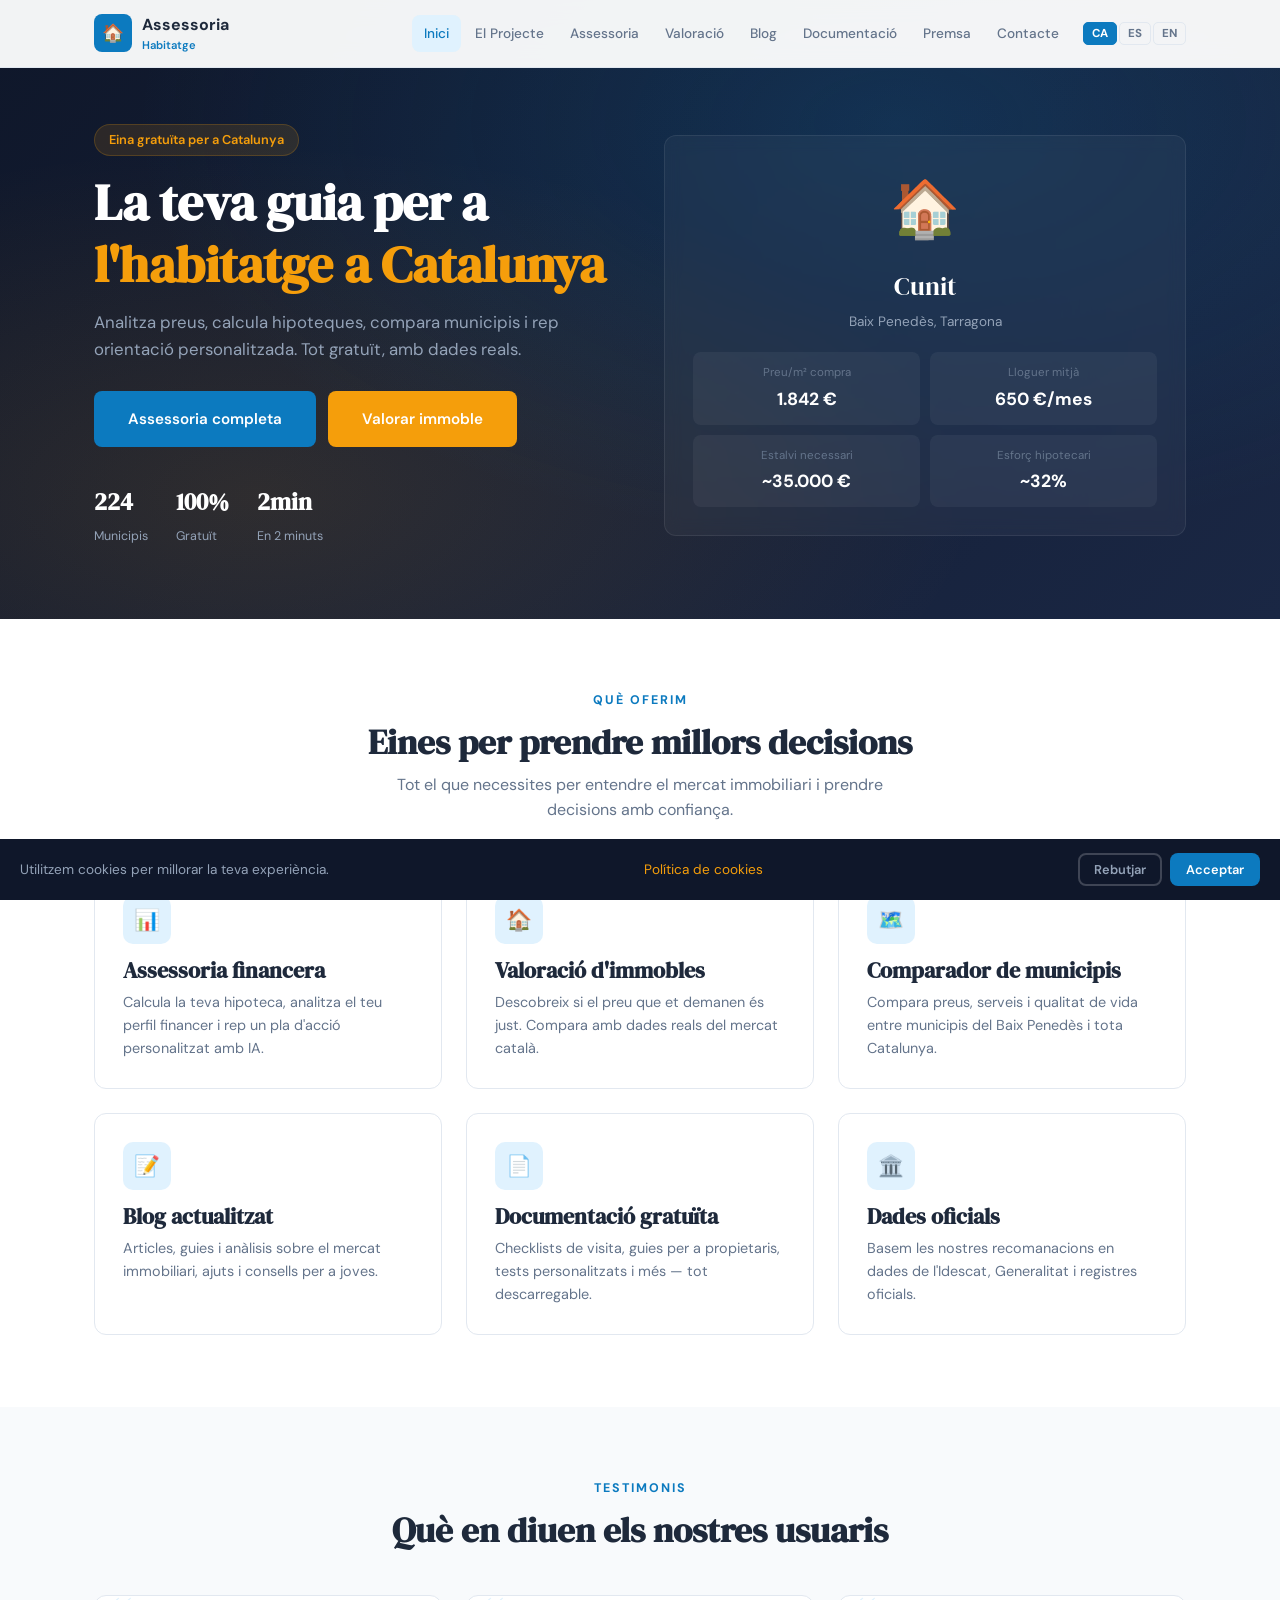
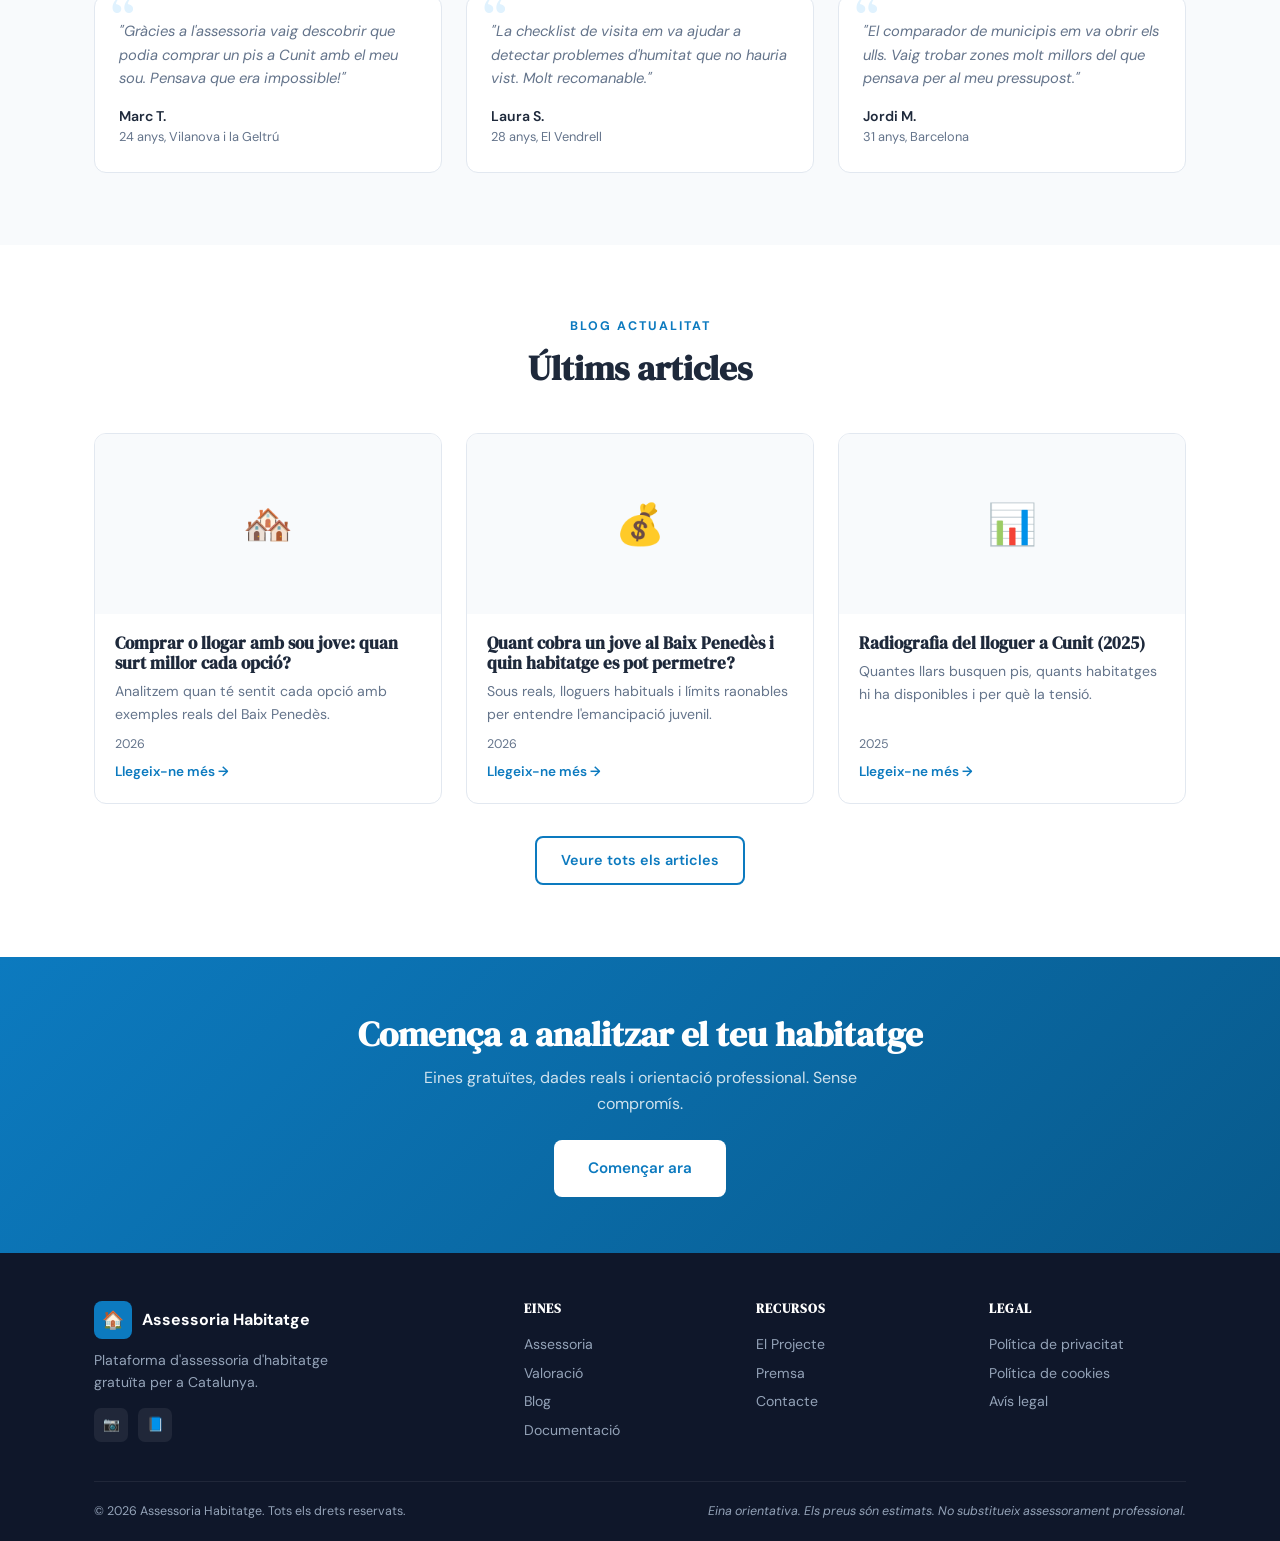
<file: index.html>
<!DOCTYPE html>
<html lang="ca">
<head>
  <meta charset="UTF-8">
  <meta name="viewport" content="width=device-width, initial-scale=1.0">
  <title>Assessoria d'Habitatge — La teva guia per a l'habitatge a Catalunya</title>
  <meta name="description" content="Plataforma gratuïta d'assessoria d'habitatge per a Catalunya. Analitza preus, calcula hipoteques i rep orientació personalitzada.">
  <link rel="stylesheet" href="style.css">
</head>
<body>

<!-- NAV -->
<nav class="nav"><div class="nav-in">
  <a href="index.html" class="logo">
    <div class="logo-icon">🏠</div>
    <div>Assessoria<small>Habitatge</small></div>
  </a>
  <div class="nav-links">
    <a href="index.html" class="active" data-t="nav_home">Inici</a>
    <a href="el-projecte.html" data-t="nav_project">El Projecte</a>
    <a href="assessoria.html" data-t="nav_assessoria">Assessoria</a>
    <a href="propcheck.html" data-t="nav_propcheck">Valoració</a>
    <a href="blog.html" data-t="nav_blog">Blog</a>
    <a href="documentacio.html" data-t="nav_docs">Documentació</a>
    <a href="premsa.html" data-t="nav_press">Premsa</a>
    <a href="contacte.html" data-t="nav_contact">Contacte</a>
    <div class="lang">
      <button data-l="ca" class="active">CA</button>
      <button data-l="es">ES</button>
      <button data-l="en">EN</button>
    </div>
  </div>
  <button class="burger" aria-label="Menu"><span></span><span></span><span></span></button>
</div></nav>

<!-- HERO -->
<section class="hero">
  <div class="wrap hero-g">
    <div>
      <span class="hero-badge" data-t="hero_badge">Eina gratuïta per a Catalunya</span>
      <h1><span data-t="hero_t1">La teva guia per a</span><br><em data-t="hero_t2">l'habitatge a Catalunya</em></h1>
      <p class="hero-desc" data-t="hero_desc">Analitza preus, calcula hipoteques, compara municipis i rep orientació personalitzada. Tot gratuït, amb dades reals.</p>
      <div class="hero-btns">
        <a href="assessoria.html" class="btn btn-p btn-lg" data-t="hero_btn1">Assessoria completa</a>
        <a href="propcheck.html" class="btn btn-a btn-lg" data-t="hero_btn2">Valorar immoble</a>
      </div>
      <div class="hero-stats">
        <div class="hero-stat"><strong>224</strong><span data-t="stat1">Municipis</span></div>
        <div class="hero-stat"><strong>100%</strong><span data-t="stat2">Gratuït</span></div>
        <div class="hero-stat"><strong>2min</strong><span data-t="stat3">En 2 minuts</span></div>
      </div>
    </div>
    <div class="hero-card" style="text-align:center;">
      <div style="font-size:3.5rem;margin-bottom:12px;">🏠</div>
      <div class="hero-card-title">Cunit</div>
      <div class="hero-card-sub">Baix Penedès, Tarragona</div>
      <div class="mini-grid">
        <div class="mini-card"><small>Preu/m² compra</small><strong>1.842 €</strong></div>
        <div class="mini-card"><small>Lloguer mitjà</small><strong>650 €/mes</strong></div>
        <div class="mini-card"><small>Estalvi necessari</small><strong>~35.000 €</strong></div>
        <div class="mini-card"><small>Esforç hipotecari</small><strong>~32%</strong></div>
      </div>
    </div>
  </div>
</section>

<!-- FEATURES -->
<section class="sec" id="features">
  <div class="wrap">
    <div class="sh">
      <div class="over" data-t="fo">Què oferim</div>
      <h2 data-t="ft">Eines per prendre millors decisions</h2>
      <p data-t="fd">Tot el que necessites per entendre el mercat immobiliari i prendre decisions amb confiança.</p>
    </div>
    <div class="grid g3">
      <div class="card anim"><div class="card-ico">📊</div><h3 data-t="f1t">Assessoria financera</h3><p data-t="f1d">Calcula la teva hipoteca, analitza el teu perfil financer i rep un pla d'acció personalitzat amb IA.</p></div>
      <div class="card anim"><div class="card-ico">🏠</div><h3 data-t="f2t">Valoració d'immobles</h3><p data-t="f2d">Descobreix si el preu que et demanen és just. Compara amb dades reals del mercat català.</p></div>
      <div class="card anim"><div class="card-ico">🗺️</div><h3 data-t="f3t">Comparador de municipis</h3><p data-t="f3d">Compara preus, serveis i qualitat de vida entre municipis del Baix Penedès i tota Catalunya.</p></div>
      <div class="card anim"><div class="card-ico">📝</div><h3 data-t="f4t">Blog actualitzat</h3><p data-t="f4d">Articles, guies i anàlisis sobre el mercat immobiliari, ajuts i consells per a joves.</p></div>
      <div class="card anim"><div class="card-ico">📄</div><h3 data-t="f5t">Documentació gratuïta</h3><p data-t="f5d">Checklists de visita, guies per a propietaris, tests personalitzats i més — tot descarregable.</p></div>
      <div class="card anim"><div class="card-ico">🏛️</div><h3 data-t="f6t">Dades oficials</h3><p data-t="f6d">Basem les nostres recomanacions en dades de l'Idescat, Generalitat i registres oficials.</p></div>
    </div>
  </div>
</section>

<!-- TESTIMONIALS -->
<section class="sec sec-alt">
  <div class="wrap">
    <div class="sh">
      <div class="over" data-t="to">Testimonis</div>
      <h2 data-t="tt">Què en diuen els nostres usuaris</h2>
    </div>
    <div class="grid g3">
      <div class="test anim"><p>"Gràcies a l'assessoria vaig descobrir que podia comprar un pis a Cunit amb el meu sou. Pensava que era impossible!"</p><div class="test-name">Marc T.</div><div class="test-role">24 anys, Vilanova i la Geltrú</div></div>
      <div class="test anim"><p>"La checklist de visita em va ajudar a detectar problemes d'humitat que no hauria vist. Molt recomanable."</p><div class="test-name">Laura S.</div><div class="test-role">28 anys, El Vendrell</div></div>
      <div class="test anim"><p>"El comparador de municipis em va obrir els ulls. Vaig trobar zones molt millors del que pensava per al meu pressupost."</p><div class="test-name">Jordi M.</div><div class="test-role">31 anys, Barcelona</div></div>
    </div>
  </div>
</section>

<!-- BLOG PREVIEW -->
<section class="sec">
  <div class="wrap">
    <div class="sh">
      <div class="over" data-t="bo">Blog Actualitat</div>
      <h2 data-t="bt">Últims articles</h2>
    </div>
    <div class="grid g3">
      <div class="card bcard anim"><div class="bcard-img">🏘️</div><div class="bcard-body"><h3>Comprar o llogar amb sou jove: quan surt millor cada opció?</h3><p>Analitzem quan té sentit cada opció amb exemples reals del Baix Penedès.</p><span class="bcard-date">2026</span><a href="blog.html" class="bcard-link" data-t="bread">Llegeix-ne més →</a></div></div>
      <div class="card bcard anim"><div class="bcard-img">💰</div><div class="bcard-body"><h3>Quant cobra un jove al Baix Penedès i quin habitatge es pot permetre?</h3><p>Sous reals, lloguers habituals i límits raonables per entendre l'emancipació juvenil.</p><span class="bcard-date">2026</span><a href="blog.html" class="bcard-link" data-t="bread">Llegeix-ne més →</a></div></div>
      <div class="card bcard anim"><div class="bcard-img">📊</div><div class="bcard-body"><h3>Radiografia del lloguer a Cunit (2025)</h3><p>Quantes llars busquen pis, quants habitatges hi ha disponibles i per què la tensió.</p><span class="bcard-date">2025</span><a href="blog.html" class="bcard-link" data-t="bread">Llegeix-ne més →</a></div></div>
    </div>
    <div class="center" style="margin-top:32px;"><a href="blog.html" class="btn btn-o" data-t="bbtn">Veure tots els articles</a></div>
  </div>
</section>

<!-- CTA -->
<section class="cta">
  <div class="wrap">
    <h2 data-t="cta_t">Comença a analitzar el teu habitatge</h2>
    <p data-t="cta_d">Eines gratuïtes, dades reals i orientació professional. Sense compromís.</p>
    <a href="assessoria.html" class="btn btn-w btn-lg" data-t="cta_b">Començar ara</a>
  </div>
</section>

<!-- FOOTER -->
<footer class="footer"><div class="wrap">
  <div class="footer-g">
    <div class="footer-brand">
      <div class="logo" style="color:#fff;margin-bottom:8px;"><div class="logo-icon">🏠</div><div>Assessoria Habitatge</div></div>
      <p data-t="fdesc">Plataforma d'assessoria d'habitatge gratuïta per a Catalunya.</p>
      <div class="footer-social">
        <a href="https://www.instagram.com/assessoriahabitatge/" target="_blank" aria-label="Instagram">📷</a>
        <a href="#" aria-label="Facebook">📘</a>
      </div>
    </div>
    <div><h4 data-t="ftools">Eines</h4><a href="assessoria.html" data-t="nav_assessoria">Assessoria</a><a href="propcheck.html" data-t="nav_propcheck">Valoració</a><a href="blog.html" data-t="nav_blog">Blog</a><a href="documentacio.html" data-t="nav_docs">Documentació</a></div>
    <div><h4 data-t="fres">Recursos</h4><a href="el-projecte.html" data-t="nav_project">El Projecte</a><a href="premsa.html" data-t="nav_press">Premsa</a><a href="contacte.html" data-t="nav_contact">Contacte</a></div>
    <div><h4 data-t="fleg">Legal</h4><a href="privacitat.html" data-t="fpriv">Política de privacitat</a><a href="cookies.html" data-t="fcook">Política de cookies</a><a href="avis-legal.html" data-t="fterm">Avís legal</a></div>
  </div>
  <div class="footer-bot">
    <span data-t="frights">© 2026 Assessoria Habitatge. Tots els drets reservats.</span>
    <span style="font-style:italic" data-t="fdisc">Eina orientativa. Els preus són estimats.</span>
  </div>
</div></footer>

<!-- COOKIES -->
<div class="ck-banner"><span data-t="ckt">Utilitzem cookies per millorar la teva experiència.</span> <a href="cookies.html" data-t="ckp">Política de cookies</a><div class="ck-btns"><button class="btn btn-o ckr" style="border-color:rgba(255,255,255,.2);color:#94a3b8;padding:6px 14px;font-size:.8rem" data-t="ckr">Rebutjar</button><button class="btn btn-p cka" style="padding:6px 14px;font-size:.8rem" data-t="cka">Acceptar</button></div></div>

<script src="main.js"></script>
</body>
</html>
</file>
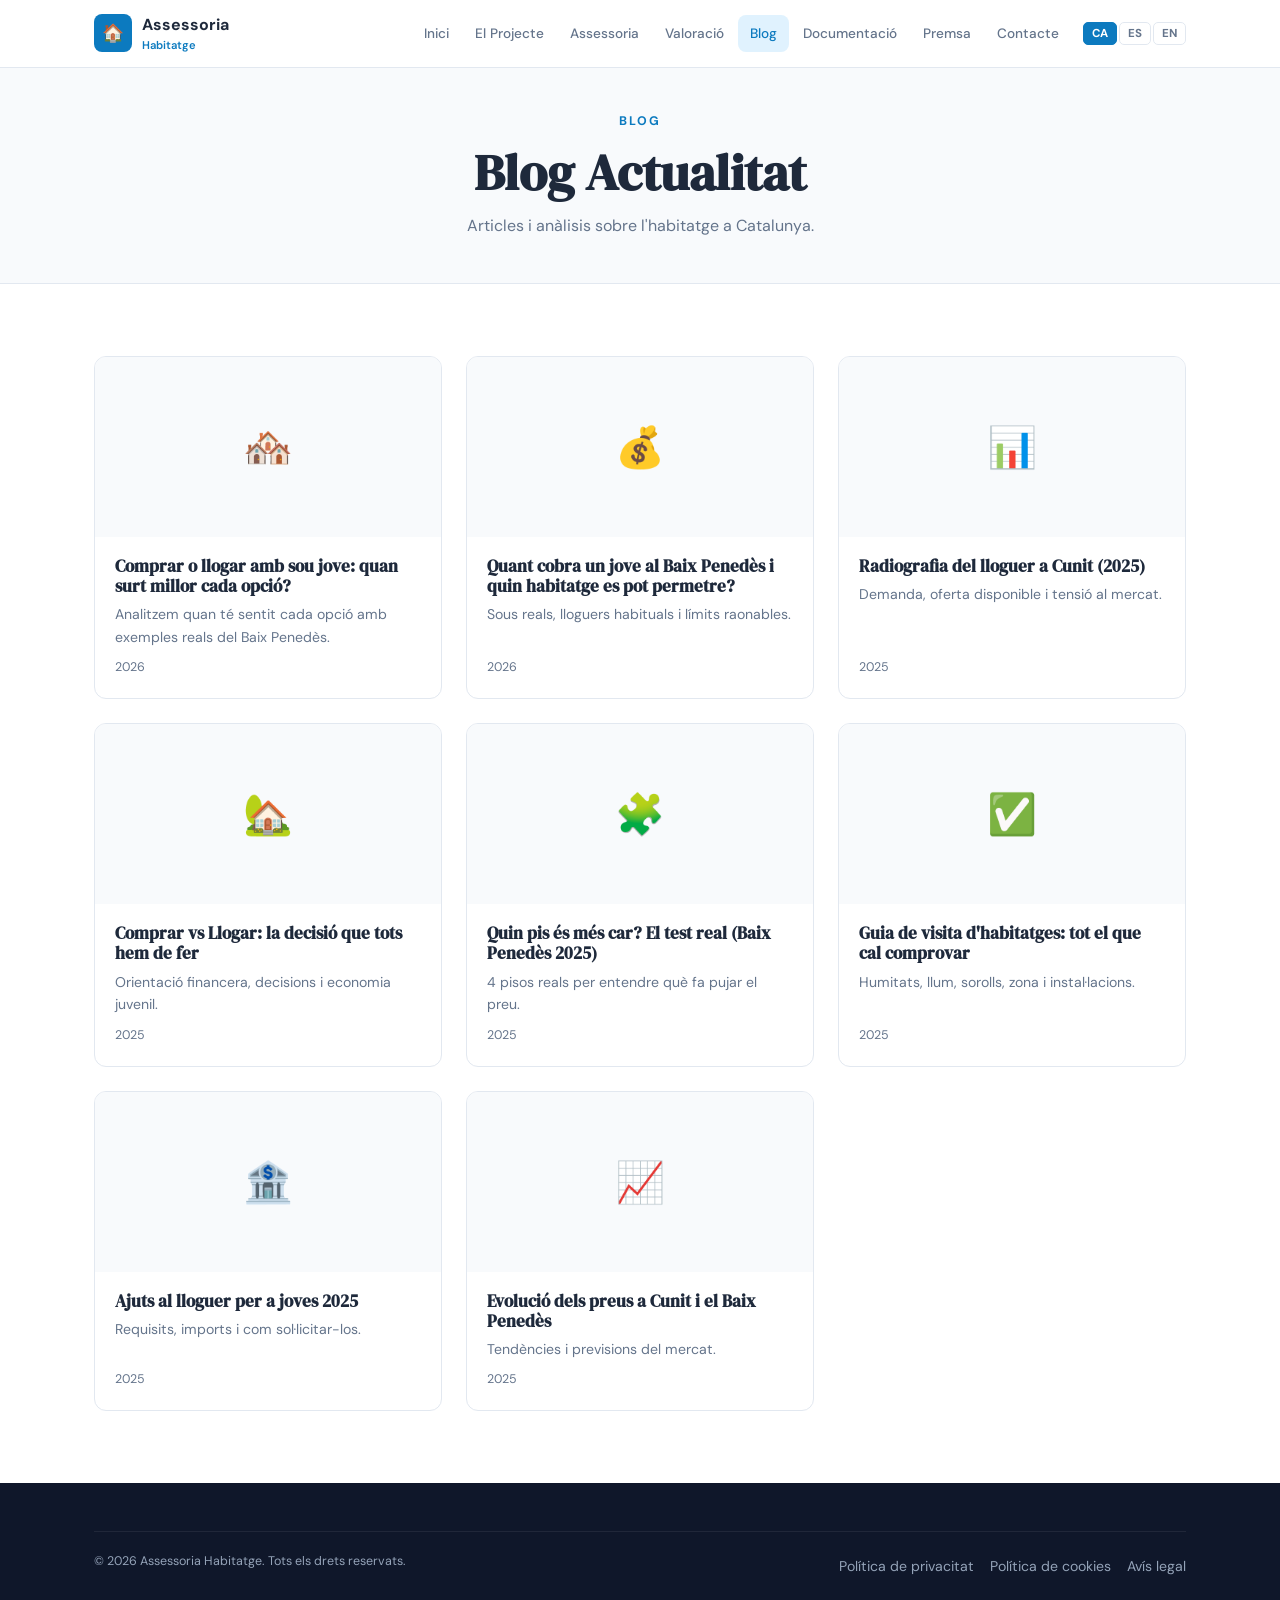
<file: blog.html>
<!DOCTYPE html><html lang="ca"><head><meta charset="UTF-8"><meta name="viewport" content="width=device-width,initial-scale=1.0"><title>Blog — Assessoria d'Habitatge</title><link rel="stylesheet" href="style.css"></head><body>
<nav class="nav"><div class="nav-in"><a href="index.html" class="logo"><div class="logo-icon">🏠</div><div>Assessoria<small>Habitatge</small></div></a><div class="nav-links"><a href="index.html" data-t="nav_home">Inici</a><a href="el-projecte.html" data-t="nav_project">El Projecte</a><a href="assessoria.html" data-t="nav_assessoria">Assessoria</a><a href="propcheck.html" data-t="nav_propcheck">Valoració</a><a href="blog.html" data-t="nav_blog">Blog</a><a href="documentacio.html" data-t="nav_docs">Documentació</a><a href="premsa.html" data-t="nav_press">Premsa</a><a href="contacte.html" data-t="nav_contact">Contacte</a><div class="lang"><button data-l="ca" class="active">CA</button><button data-l="es">ES</button><button data-l="en">EN</button></div></div><button class="burger" aria-label="Menu"><span></span><span></span><span></span></button></div></nav>
<section class="ph"><div class="wrap"><div class="over" data-t="nav_blog">Blog</div><h1 data-t="bpt">Blog Actualitat</h1><p data-t="bpd">Articles i anàlisis sobre l'habitatge a Catalunya.</p></div></section>
<section class="sec"><div class="wrap"><div class="grid g2">
<article class="card bcard"><div class="bcard-img">🏘️</div><div class="bcard-body"><h3>Comprar o llogar amb sou jove: quan surt millor cada opció?</h3><p>Analitzem quan té sentit cada opció amb exemples reals del Baix Penedès.</p><span class="bcard-date">2026</span></div></article>
<article class="card bcard"><div class="bcard-img">💰</div><div class="bcard-body"><h3>Quant cobra un jove al Baix Penedès i quin habitatge es pot permetre?</h3><p>Sous reals, lloguers habituals i límits raonables.</p><span class="bcard-date">2026</span></div></article>
<article class="card bcard"><div class="bcard-img">📊</div><div class="bcard-body"><h3>Radiografia del lloguer a Cunit (2025)</h3><p>Demanda, oferta disponible i tensió al mercat.</p><span class="bcard-date">2025</span></div></article>
<article class="card bcard"><div class="bcard-img">🏡</div><div class="bcard-body"><h3>Comprar vs Llogar: la decisió que tots hem de fer</h3><p>Orientació financera, decisions i economia juvenil.</p><span class="bcard-date">2025</span></div></article>
<article class="card bcard"><div class="bcard-img">🧩</div><div class="bcard-body"><h3>Quin pis és més car? El test real (Baix Penedès 2025)</h3><p>4 pisos reals per entendre què fa pujar el preu.</p><span class="bcard-date">2025</span></div></article>
<article class="card bcard"><div class="bcard-img">✅</div><div class="bcard-body"><h3>Guia de visita d'habitatges: tot el que cal comprovar</h3><p>Humitats, llum, sorolls, zona i instal·lacions.</p><span class="bcard-date">2025</span></div></article>
<article class="card bcard"><div class="bcard-img">🏦</div><div class="bcard-body"><h3>Ajuts al lloguer per a joves 2025</h3><p>Requisits, imports i com sol·licitar-los.</p><span class="bcard-date">2025</span></div></article>
<article class="card bcard"><div class="bcard-img">📈</div><div class="bcard-body"><h3>Evolució dels preus a Cunit i el Baix Penedès</h3><p>Tendències i previsions del mercat.</p><span class="bcard-date">2025</span></div></article>
</div></div></section>
<footer class="footer"><div class="wrap"><div class="footer-bot"><span data-t="frights">© 2026 Assessoria Habitatge. Tots els drets reservats.</span><div class="footer-legal"><a href="privacitat.html" data-t="fpriv">Privacitat</a><a href="cookies.html" data-t="fcook">Cookies</a><a href="avis-legal.html" data-t="fterm">Avís legal</a></div></div></div></footer><script src="main.js"></script></body></html>
</file>
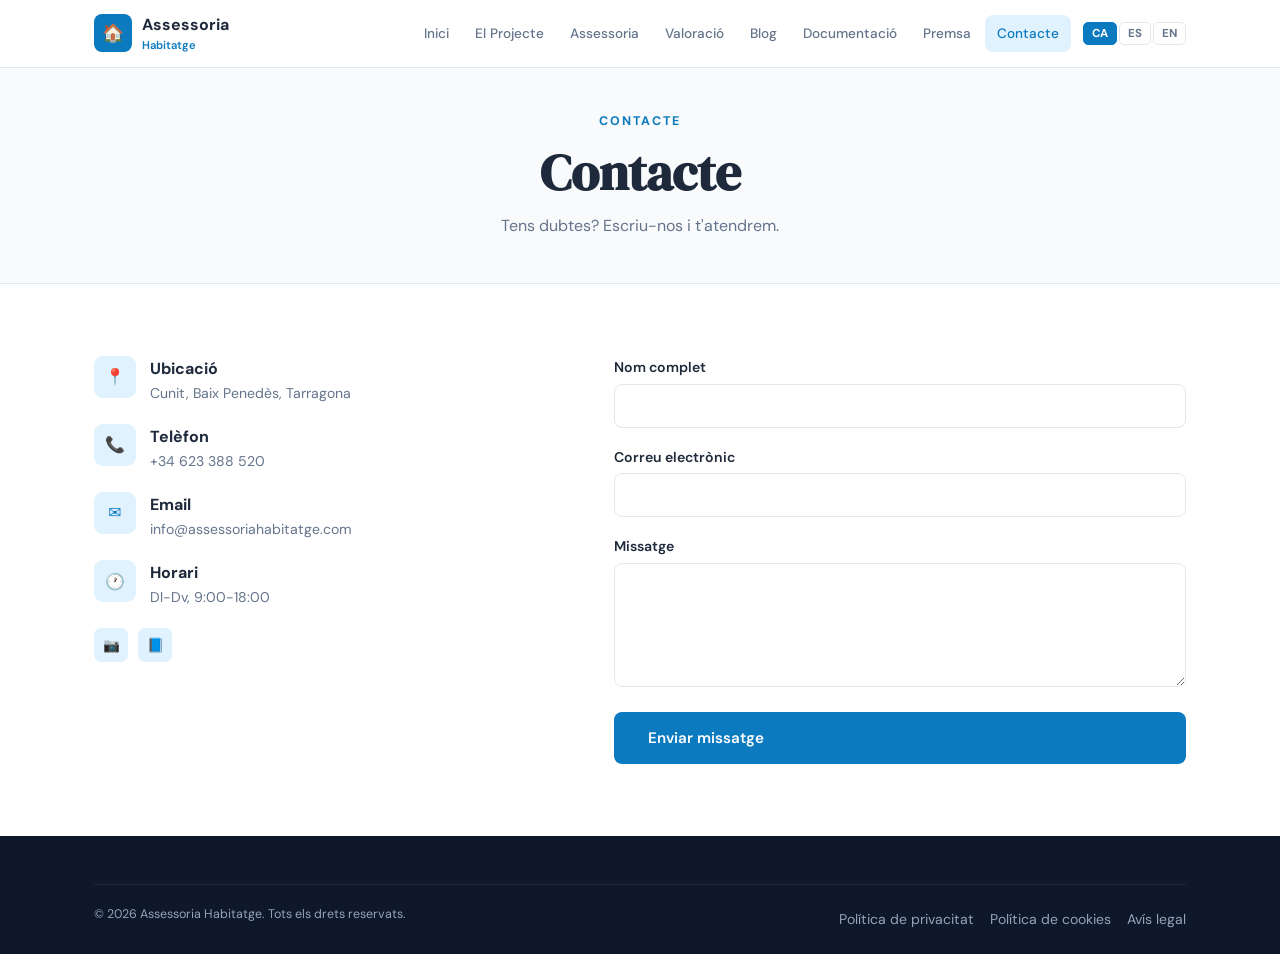
<file: contacte.html>
<!DOCTYPE html><html lang="ca"><head><meta charset="UTF-8"><meta name="viewport" content="width=device-width,initial-scale=1.0"><title>Contacte — Assessoria d'Habitatge</title><link rel="stylesheet" href="style.css"></head><body>
<nav class="nav"><div class="nav-in"><a href="index.html" class="logo"><div class="logo-icon">🏠</div><div>Assessoria<small>Habitatge</small></div></a><div class="nav-links"><a href="index.html" data-t="nav_home">Inici</a><a href="el-projecte.html" data-t="nav_project">El Projecte</a><a href="assessoria.html" data-t="nav_assessoria">Assessoria</a><a href="propcheck.html" data-t="nav_propcheck">Valoració</a><a href="blog.html" data-t="nav_blog">Blog</a><a href="documentacio.html" data-t="nav_docs">Documentació</a><a href="premsa.html" data-t="nav_press">Premsa</a><a href="contacte.html" data-t="nav_contact">Contacte</a><div class="lang"><button data-l="ca" class="active">CA</button><button data-l="es">ES</button><button data-l="en">EN</button></div></div><button class="burger" aria-label="Menu"><span></span><span></span><span></span></button></div></nav>
<section class="ph"><div class="wrap"><div class="over" data-t="nav_contact">Contacte</div><h1 data-t="cnt">Contacte</h1><p data-t="cnd">Tens dubtes? Escriu-nos i t'atendrem.</p></div></section>
<section class="sec"><div class="wrap"><div class="contact-g">
<div>
<div class="ci"><div class="ci-ico">📍</div><div><strong data-t="cnl">Ubicació</strong><p style="color:var(--txt2);font-size:.88rem">Cunit, Baix Penedès, Tarragona</p></div></div>
<div class="ci"><div class="ci-ico">📞</div><div><strong>Telèfon</strong><p style="color:var(--txt2);font-size:.88rem">+34 623 388 520</p></div></div>
<div class="ci"><div class="ci-ico">✉️</div><div><strong>Email</strong><p style="color:var(--txt2);font-size:.88rem">info@assessoriahabitatge.com</p></div></div>
<div class="ci"><div class="ci-ico">🕐</div><div><strong data-t="cnh">Horari</strong><p style="color:var(--txt2);font-size:.88rem" data-t="cnhv">Dl-Dv, 9:00-18:00</p></div></div>
<div style="margin-top:20px"><div class="footer-social"><a href="https://www.instagram.com/assessoriahabitatge/" target="_blank" style="background:var(--brand-l);color:var(--brand)">📷</a><a href="#" style="background:var(--brand-l);color:var(--brand)">📘</a></div></div>
</div>
<div><form class="form" id="cForm" action="https://formsubmit.co/hibanezborreguero@gmail.com" method="POST">
<input type="hidden" name="_subject" value="Nou missatge web"><input type="hidden" name="_captcha" value="false">
<div class="fg"><label data-t="cnn">Nom complet</label><input type="text" name="name" required></div>
<div class="fg"><label data-t="cne">Correu electrònic</label><input type="email" name="email" required></div>
<div class="fg"><label data-t="cnm">Missatge</label><textarea name="message" rows="5" required></textarea></div>
<button type="submit" class="btn btn-p btn-lg" style="width:100%" data-t="cns">Enviar missatge</button>
</form></div>
</div></div></section>
<footer class="footer"><div class="wrap"><div class="footer-bot"><span data-t="frights">© 2026 Assessoria Habitatge. Tots els drets reservats.</span><div class="footer-legal"><a href="privacitat.html" data-t="fpriv">Privacitat</a><a href="cookies.html" data-t="fcook">Cookies</a><a href="avis-legal.html" data-t="fterm">Avís legal</a></div></div></div></footer><script src="main.js"></script></body></html>
</file>
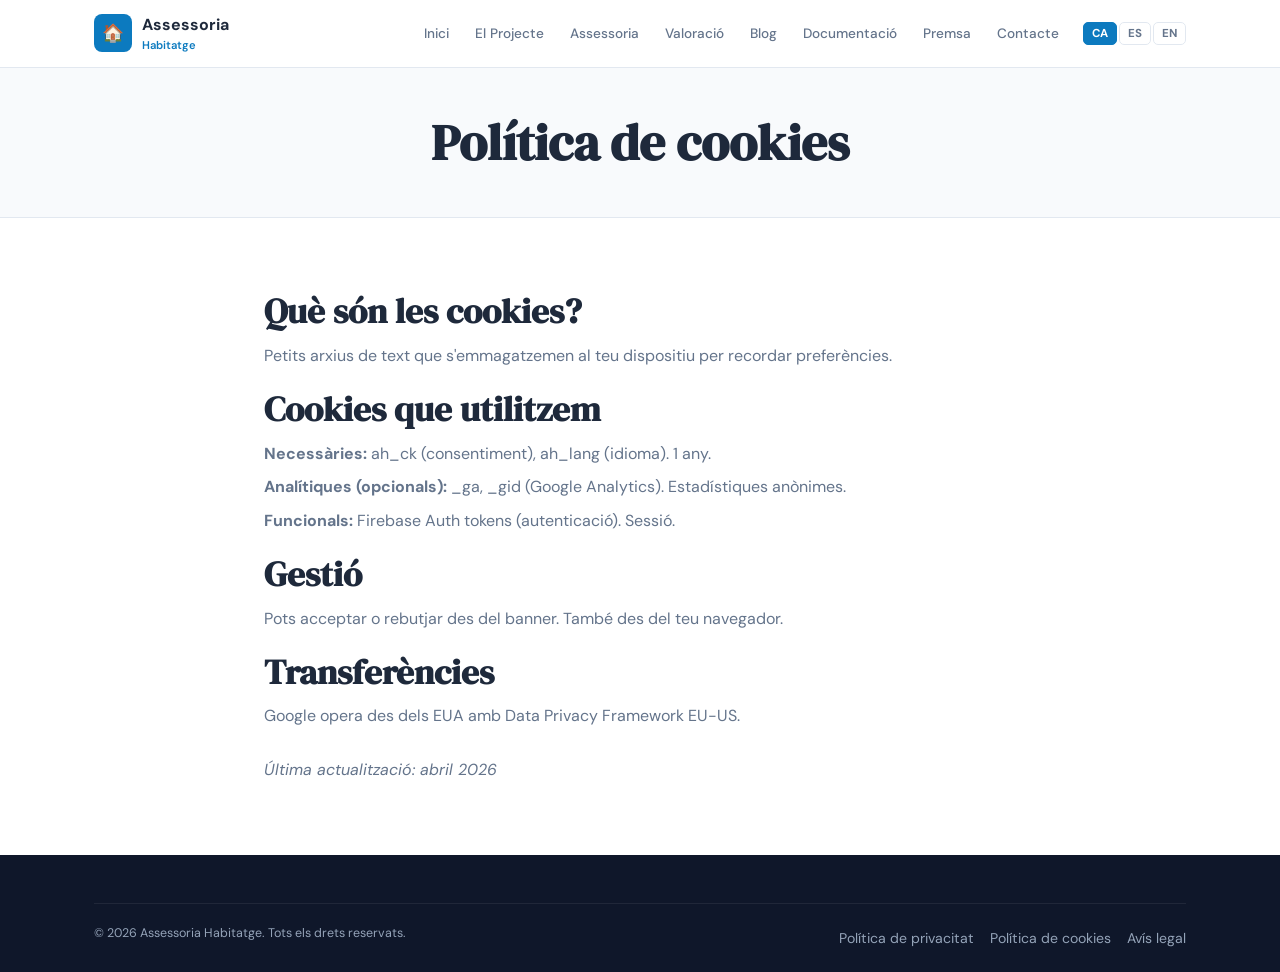
<file: cookies.html>
<!DOCTYPE html><html lang="ca"><head><meta charset="UTF-8"><meta name="viewport" content="width=device-width,initial-scale=1.0"><title>Cookies — Assessoria d'Habitatge</title><link rel="stylesheet" href="style.css"></head><body>
<nav class="nav"><div class="nav-in"><a href="index.html" class="logo"><div class="logo-icon">🏠</div><div>Assessoria<small>Habitatge</small></div></a><div class="nav-links"><a href="index.html" data-t="nav_home">Inici</a><a href="el-projecte.html" data-t="nav_project">El Projecte</a><a href="assessoria.html" data-t="nav_assessoria">Assessoria</a><a href="propcheck.html" data-t="nav_propcheck">Valoració</a><a href="blog.html" data-t="nav_blog">Blog</a><a href="documentacio.html" data-t="nav_docs">Documentació</a><a href="premsa.html" data-t="nav_press">Premsa</a><a href="contacte.html" data-t="nav_contact">Contacte</a><div class="lang"><button data-l="ca" class="active">CA</button><button data-l="es">ES</button><button data-l="en">EN</button></div></div><button class="burger" aria-label="Menu"><span></span><span></span><span></span></button></div></nav>
<section class="ph"><div class="wrap"><h1 data-t="fcook">Política de Cookies</h1></div></section>
<section class="sec"><div class="wrap" style="max-width:800px">
<h2>Què són les cookies?</h2><p style="color:var(--txt2);margin:10px 0 20px">Petits arxius de text que s'emmagatzemen al teu dispositiu per recordar preferències.</p>
<h2>Cookies que utilitzem</h2>
<p style="color:var(--txt2);margin:10px 0 8px"><strong>Necessàries:</strong> ah_ck (consentiment), ah_lang (idioma). 1 any.</p>
<p style="color:var(--txt2);margin:0 0 8px"><strong>Analítiques (opcionals):</strong> _ga, _gid (Google Analytics). Estadístiques anònimes.</p>
<p style="color:var(--txt2);margin:0 0 20px"><strong>Funcionals:</strong> Firebase Auth tokens (autenticació). Sessió.</p>
<h2>Gestió</h2><p style="color:var(--txt2);margin:10px 0 20px">Pots acceptar o rebutjar des del banner. També des del teu navegador.</p>
<h2>Transferències</h2><p style="color:var(--txt2);margin:10px 0 20px">Google opera des dels EUA amb Data Privacy Framework EU-US.</p>
<p style="color:var(--txt2);font-style:italic;margin-top:28px">Última actualització: abril 2026</p>
</div></section>
<footer class="footer"><div class="wrap"><div class="footer-bot"><span data-t="frights">© 2026 Assessoria Habitatge. Tots els drets reservats.</span><div class="footer-legal"><a href="privacitat.html" data-t="fpriv">Privacitat</a><a href="cookies.html" data-t="fcook">Cookies</a><a href="avis-legal.html" data-t="fterm">Avís legal</a></div></div></div></footer><script src="main.js"></script></body></html>
</file>
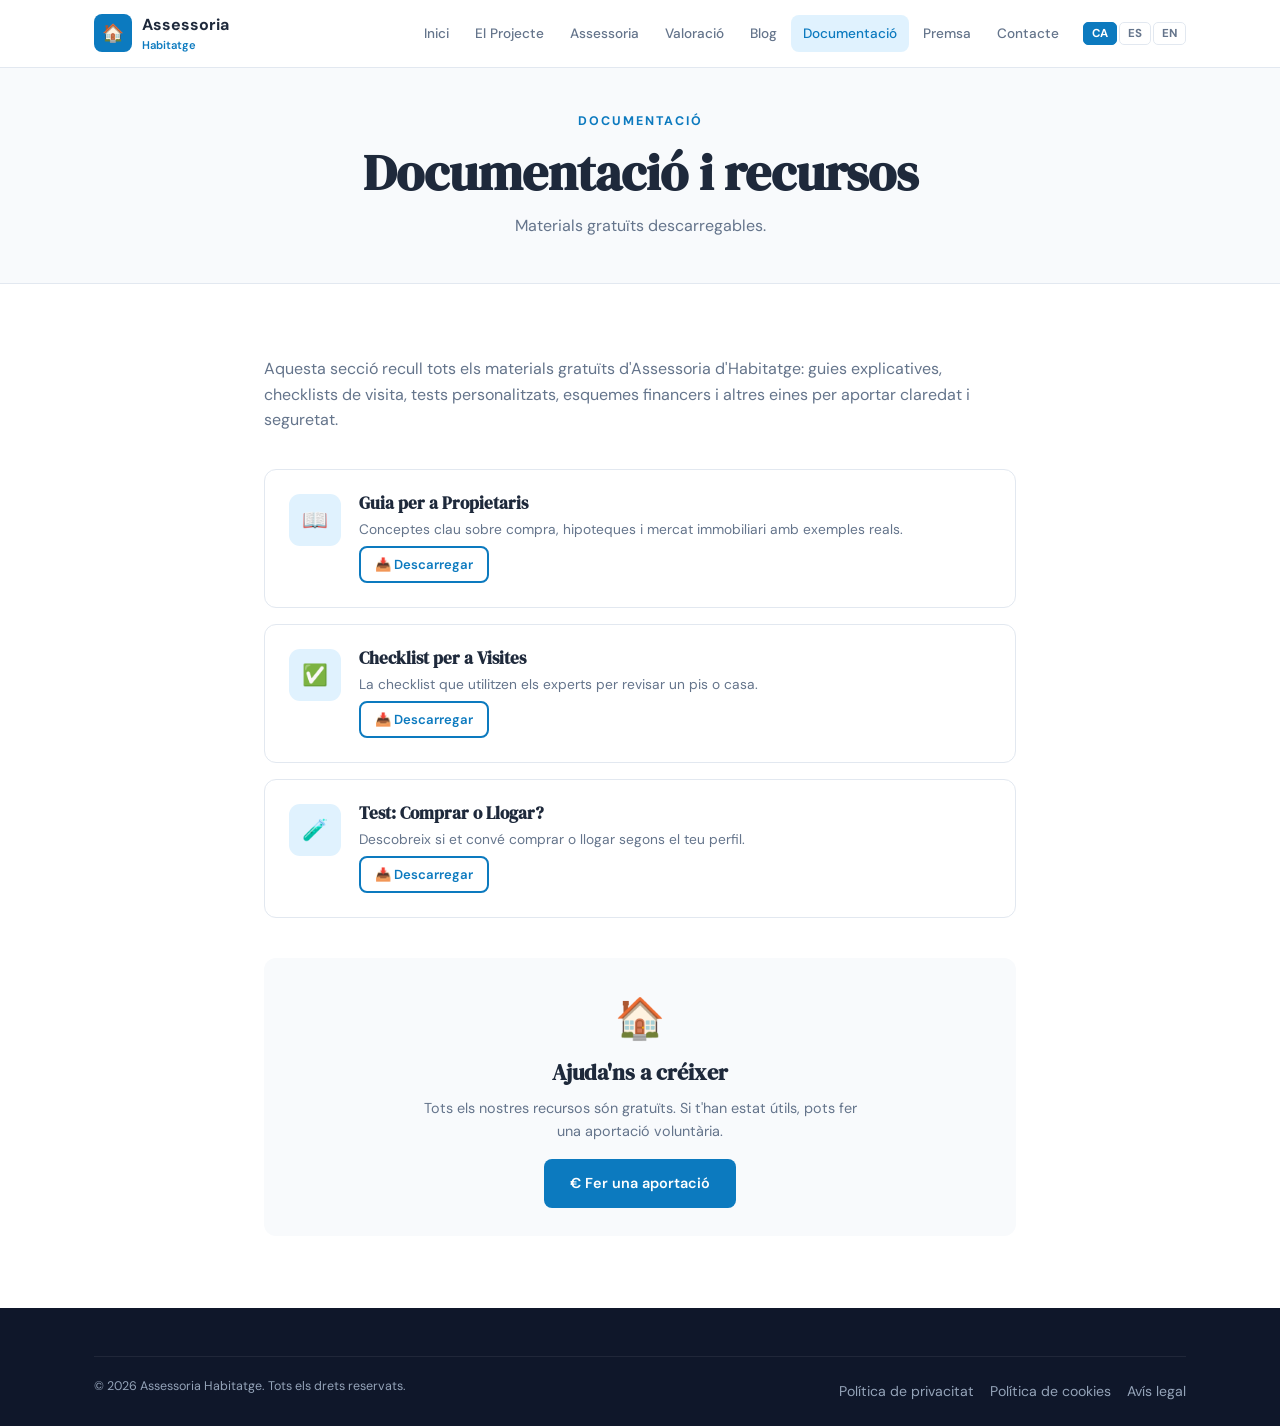
<file: documentacio.html>
<!DOCTYPE html><html lang="ca"><head><meta charset="UTF-8"><meta name="viewport" content="width=device-width,initial-scale=1.0"><title>Documentació — Assessoria d'Habitatge</title><link rel="stylesheet" href="style.css"></head><body>
<nav class="nav"><div class="nav-in"><a href="index.html" class="logo"><div class="logo-icon">🏠</div><div>Assessoria<small>Habitatge</small></div></a><div class="nav-links"><a href="index.html" data-t="nav_home">Inici</a><a href="el-projecte.html" data-t="nav_project">El Projecte</a><a href="assessoria.html" data-t="nav_assessoria">Assessoria</a><a href="propcheck.html" data-t="nav_propcheck">Valoració</a><a href="blog.html" data-t="nav_blog">Blog</a><a href="documentacio.html" data-t="nav_docs">Documentació</a><a href="premsa.html" data-t="nav_press">Premsa</a><a href="contacte.html" data-t="nav_contact">Contacte</a><div class="lang"><button data-l="ca" class="active">CA</button><button data-l="es">ES</button><button data-l="en">EN</button></div></div><button class="burger" aria-label="Menu"><span></span><span></span><span></span></button></div></nav>
<section class="ph"><div class="wrap"><div class="over" data-t="nav_docs">Documentació</div><h1 data-t="dt">Documentació i recursos</h1><p data-t="dd">Materials gratuïts descarregables.</p></div></section>
<section class="sec"><div class="wrap" style="max-width:800px">
<p style="color:var(--txt2);margin-bottom:36px">Aquesta secció recull tots els materials gratuïts d'Assessoria d'Habitatge: guies explicatives, checklists de visita, tests personalitzats, esquemes financers i altres eines per aportar claredat i seguretat.</p>
<div class="card dcard" style="margin-bottom:16px"><div class="dcard-ico">📖</div><div><h3>Guia per a Propietaris</h3><p>Conceptes clau sobre compra, hipoteques i mercat immobiliari amb exemples reals.</p><a href="#" class="btn btn-o" style="padding:6px 14px;font-size:.82rem">📥 Descarregar</a></div></div>
<div class="card dcard" style="margin-bottom:16px"><div class="dcard-ico">✅</div><div><h3>Checklist per a Visites</h3><p>La checklist que utilitzen els experts per revisar un pis o casa.</p><a href="#" class="btn btn-o" style="padding:6px 14px;font-size:.82rem">📥 Descarregar</a></div></div>
<div class="card dcard" style="margin-bottom:16px"><div class="dcard-ico">🧪</div><div><h3>Test: Comprar o Llogar?</h3><p>Descobreix si et convé comprar o llogar segons el teu perfil.</p><a href="#" class="btn btn-o" style="padding:6px 14px;font-size:.82rem">📥 Descarregar</a></div></div>
<div style="background:var(--bg2);border-radius:var(--r);padding:28px;text-align:center;margin-top:40px">
<div style="font-size:2.5rem;margin-bottom:10px">🏠</div><h3>Ajuda'ns a créixer</h3>
<p style="color:var(--txt2);max-width:460px;margin:10px auto 16px;font-size:.9rem">Tots els nostres recursos són gratuïts. Si t'han estat útils, pots fer una aportació voluntària.</p>
<a href="#" class="btn btn-p">€ Fer una aportació</a></div>
</div></section>
<footer class="footer"><div class="wrap"><div class="footer-bot"><span data-t="frights">© 2026 Assessoria Habitatge. Tots els drets reservats.</span><div class="footer-legal"><a href="privacitat.html" data-t="fpriv">Privacitat</a><a href="cookies.html" data-t="fcook">Cookies</a><a href="avis-legal.html" data-t="fterm">Avís legal</a></div></div></div></footer><script src="main.js"></script></body></html>
</file>
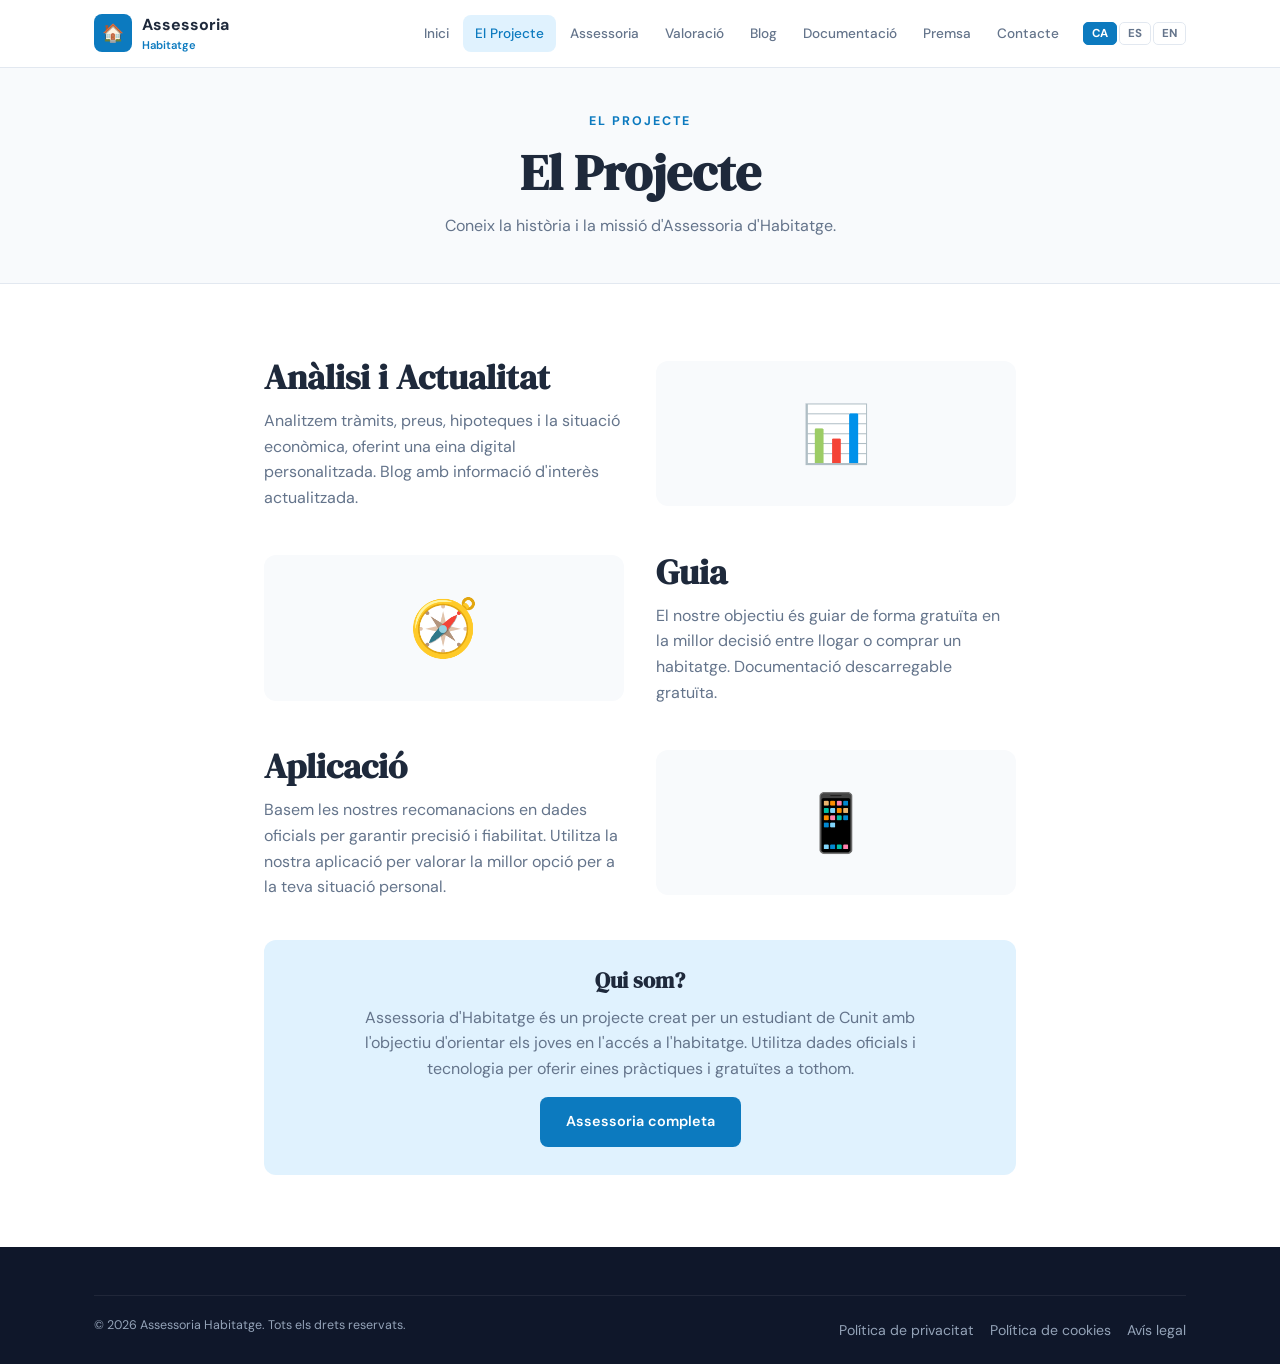
<file: el-projecte.html>
<!DOCTYPE html><html lang="ca"><head><meta charset="UTF-8"><meta name="viewport" content="width=device-width,initial-scale=1.0"><title>El Projecte — Assessoria d'Habitatge</title><link rel="stylesheet" href="style.css"></head><body>
<nav class="nav"><div class="nav-in"><a href="index.html" class="logo"><div class="logo-icon">🏠</div><div>Assessoria<small>Habitatge</small></div></a><div class="nav-links"><a href="index.html" data-t="nav_home">Inici</a><a href="el-projecte.html" data-t="nav_project">El Projecte</a><a href="assessoria.html" data-t="nav_assessoria">Assessoria</a><a href="propcheck.html" data-t="nav_propcheck">Valoració</a><a href="blog.html" data-t="nav_blog">Blog</a><a href="documentacio.html" data-t="nav_docs">Documentació</a><a href="premsa.html" data-t="nav_press">Premsa</a><a href="contacte.html" data-t="nav_contact">Contacte</a><div class="lang"><button data-l="ca" class="active">CA</button><button data-l="es">ES</button><button data-l="en">EN</button></div></div><button class="burger" aria-label="Menu"><span></span><span></span><span></span></button></div></nav>
<section class="ph"><div class="wrap"><div class="over" data-t="nav_project">El Projecte</div><h1 data-t="pt">El Projecte</h1><p data-t="pd">Coneix la història i la missió d'Assessoria d'Habitatge.</p></div></section>
<section class="sec"><div class="wrap" style="max-width:800px">
<div style="display:grid;grid-template-columns:1fr 1fr;gap:32px;margin-bottom:40px;align-items:center">
<div><h2>Anàlisi i Actualitat</h2><p style="color:var(--txt2);margin-top:10px">Analitzem tràmits, preus, hipoteques i la situació econòmica, oferint una eina digital personalitzada. Blog amb informació d'interès actualitzada.</p></div>
<div style="background:var(--bg2);padding:28px;border-radius:var(--r);text-align:center;font-size:3.5rem">📊</div>
</div>
<div style="display:grid;grid-template-columns:1fr 1fr;gap:32px;margin-bottom:40px;align-items:center">
<div style="background:var(--bg2);padding:28px;border-radius:var(--r);text-align:center;font-size:3.5rem">🧭</div>
<div><h2>Guia</h2><p style="color:var(--txt2);margin-top:10px">El nostre objectiu és guiar de forma gratuïta en la millor decisió entre llogar o comprar un habitatge. Documentació descarregable gratuïta.</p></div>
</div>
<div style="display:grid;grid-template-columns:1fr 1fr;gap:32px;margin-bottom:40px;align-items:center">
<div><h2>Aplicació</h2><p style="color:var(--txt2);margin-top:10px">Basem les nostres recomanacions en dades oficials per garantir precisió i fiabilitat. Utilitza la nostra aplicació per valorar la millor opció per a la teva situació personal.</p></div>
<div style="background:var(--bg2);padding:28px;border-radius:var(--r);text-align:center;font-size:3.5rem">📱</div>
</div>
<div style="background:var(--brand-l);border-radius:var(--r);padding:28px;text-align:center;margin-top:24px">
<h3 style="margin-bottom:10px">Qui som?</h3>
<p style="color:var(--txt2);max-width:560px;margin:0 auto 16px">Assessoria d'Habitatge és un projecte creat per un estudiant de Cunit amb l'objectiu d'orientar els joves en l'accés a l'habitatge. Utilitza dades oficials i tecnologia per oferir eines pràctiques i gratuïtes a tothom.</p>
<a href="assessoria.html" class="btn btn-p" data-t="hero_btn1">Assessoria completa</a>
</div>
</div></section>
<footer class="footer"><div class="wrap"><div class="footer-bot"><span data-t="frights">© 2026 Assessoria Habitatge. Tots els drets reservats.</span><div class="footer-legal"><a href="privacitat.html" data-t="fpriv">Privacitat</a><a href="cookies.html" data-t="fcook">Cookies</a><a href="avis-legal.html" data-t="fterm">Avís legal</a></div></div></div></footer><script src="main.js"></script></body></html>
</file>
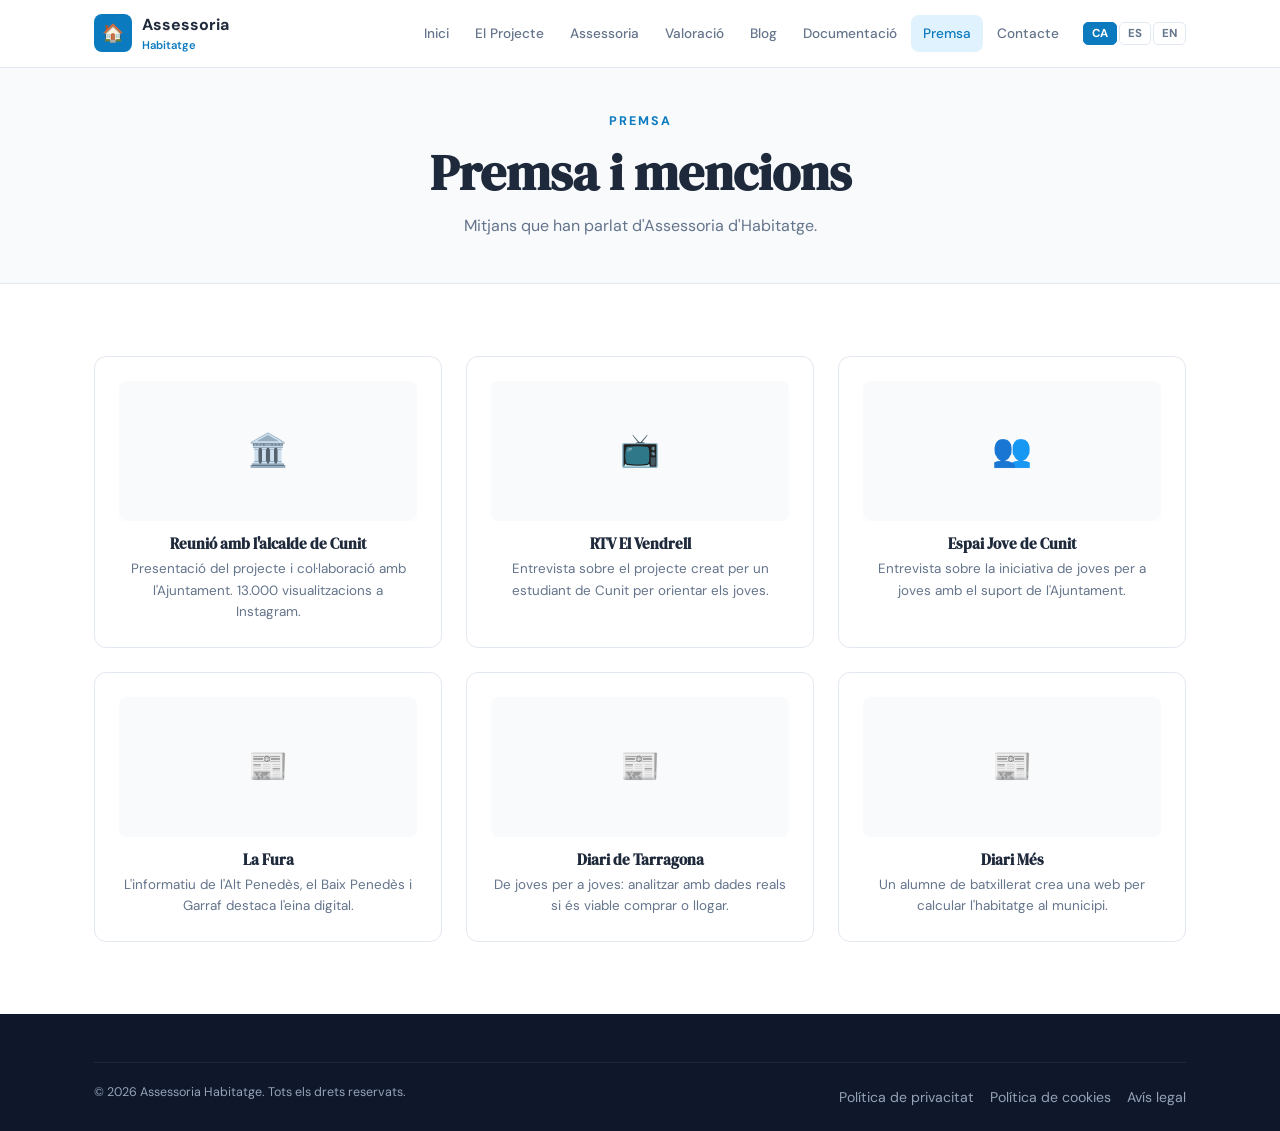
<file: premsa.html>
<!DOCTYPE html><html lang="ca"><head><meta charset="UTF-8"><meta name="viewport" content="width=device-width,initial-scale=1.0"><title>Premsa — Assessoria d'Habitatge</title><link rel="stylesheet" href="style.css"></head><body>
<nav class="nav"><div class="nav-in"><a href="index.html" class="logo"><div class="logo-icon">🏠</div><div>Assessoria<small>Habitatge</small></div></a><div class="nav-links"><a href="index.html" data-t="nav_home">Inici</a><a href="el-projecte.html" data-t="nav_project">El Projecte</a><a href="assessoria.html" data-t="nav_assessoria">Assessoria</a><a href="propcheck.html" data-t="nav_propcheck">Valoració</a><a href="blog.html" data-t="nav_blog">Blog</a><a href="documentacio.html" data-t="nav_docs">Documentació</a><a href="premsa.html" data-t="nav_press">Premsa</a><a href="contacte.html" data-t="nav_contact">Contacte</a><div class="lang"><button data-l="ca" class="active">CA</button><button data-l="es">ES</button><button data-l="en">EN</button></div></div><button class="burger" aria-label="Menu"><span></span><span></span><span></span></button></div></nav>
<section class="ph"><div class="wrap"><div class="over" data-t="nav_press">Premsa</div><h1 data-t="prt">Premsa i mencions</h1><p data-t="prd">Mitjans que han parlat d'Assessoria d'Habitatge.</p></div></section>
<section class="sec"><div class="wrap"><div class="grid g3">
<div class="card pcard"><div class="pcard-img">🏛️</div><h3>Reunió amb l'alcalde de Cunit</h3><p>Presentació del projecte i col·laboració amb l'Ajuntament. 13.000 visualitzacions a Instagram.</p></div>
<div class="card pcard"><div class="pcard-img">📺</div><h3>RTV El Vendrell</h3><p>Entrevista sobre el projecte creat per un estudiant de Cunit per orientar els joves.</p></div>
<div class="card pcard"><div class="pcard-img">👥</div><h3>Espai Jove de Cunit</h3><p>Entrevista sobre la iniciativa de joves per a joves amb el suport de l'Ajuntament.</p></div>
<div class="card pcard"><div class="pcard-img">📰</div><h3>La Fura</h3><p>L'informatiu de l'Alt Penedès, el Baix Penedès i Garraf destaca l'eina digital.</p></div>
<div class="card pcard"><div class="pcard-img">📰</div><h3>Diari de Tarragona</h3><p>De joves per a joves: analitzar amb dades reals si és viable comprar o llogar.</p></div>
<div class="card pcard"><div class="pcard-img">📰</div><h3>Diari Més</h3><p>Un alumne de batxillerat crea una web per calcular l'habitatge al municipi.</p></div>
</div></div></section>
<footer class="footer"><div class="wrap"><div class="footer-bot"><span data-t="frights">© 2026 Assessoria Habitatge. Tots els drets reservats.</span><div class="footer-legal"><a href="privacitat.html" data-t="fpriv">Privacitat</a><a href="cookies.html" data-t="fcook">Cookies</a><a href="avis-legal.html" data-t="fterm">Avís legal</a></div></div></div></footer><script src="main.js"></script></body></html>
</file>
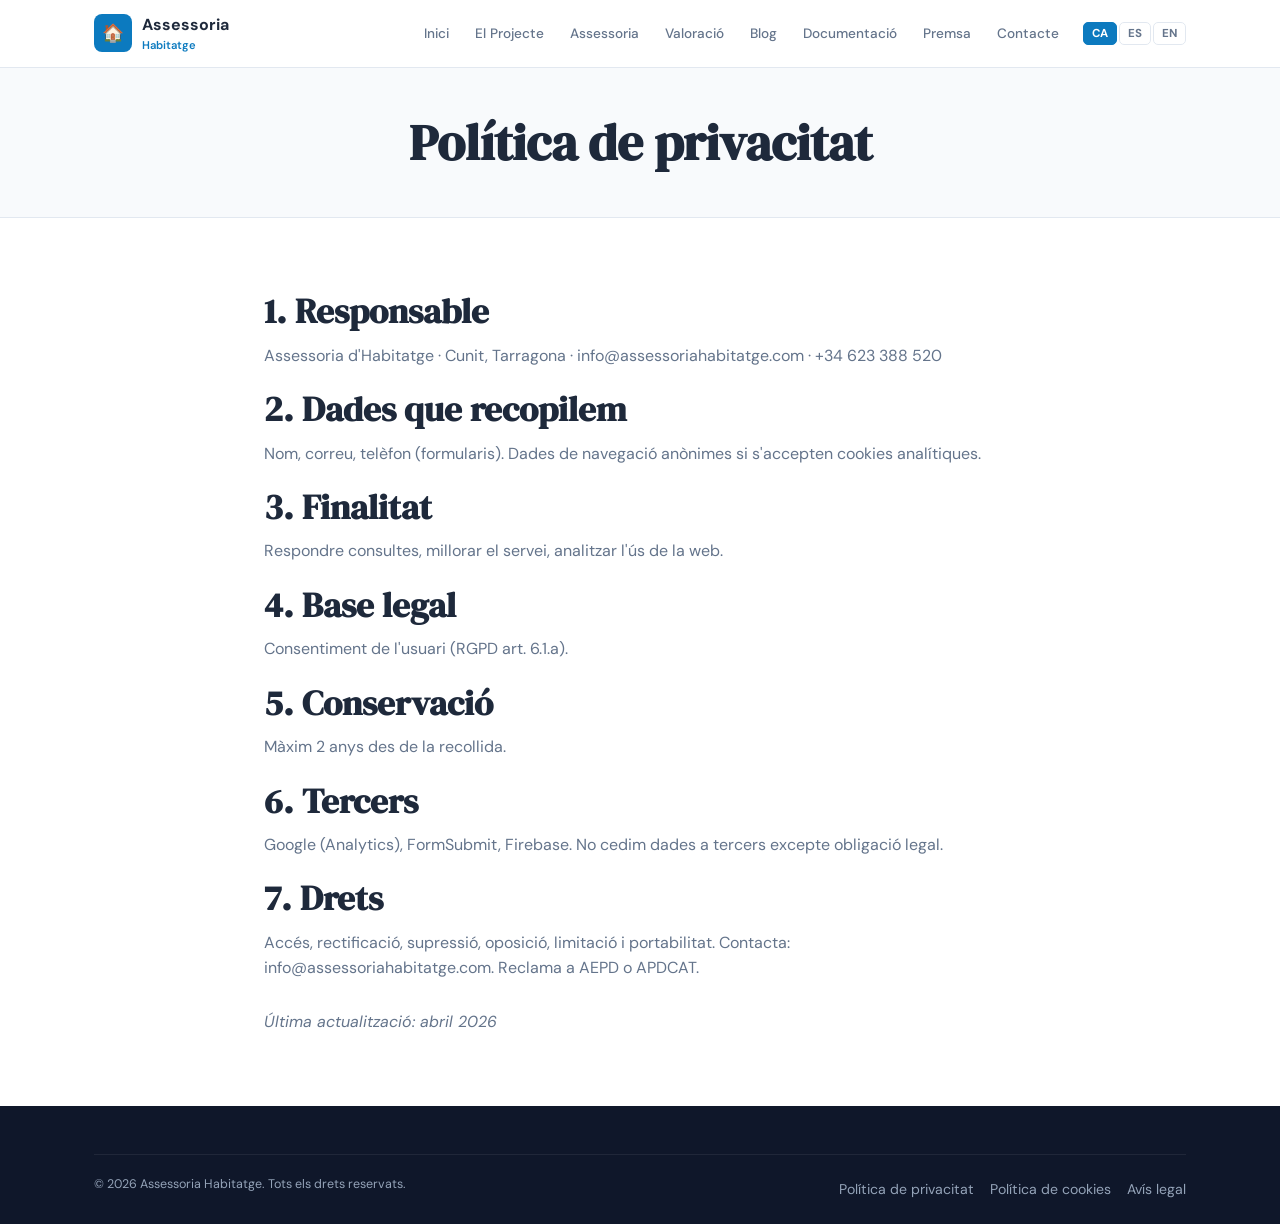
<file: privacitat.html>
<!DOCTYPE html><html lang="ca"><head><meta charset="UTF-8"><meta name="viewport" content="width=device-width,initial-scale=1.0"><title>Privacitat — Assessoria d'Habitatge</title><link rel="stylesheet" href="style.css"></head><body>
<nav class="nav"><div class="nav-in"><a href="index.html" class="logo"><div class="logo-icon">🏠</div><div>Assessoria<small>Habitatge</small></div></a><div class="nav-links"><a href="index.html" data-t="nav_home">Inici</a><a href="el-projecte.html" data-t="nav_project">El Projecte</a><a href="assessoria.html" data-t="nav_assessoria">Assessoria</a><a href="propcheck.html" data-t="nav_propcheck">Valoració</a><a href="blog.html" data-t="nav_blog">Blog</a><a href="documentacio.html" data-t="nav_docs">Documentació</a><a href="premsa.html" data-t="nav_press">Premsa</a><a href="contacte.html" data-t="nav_contact">Contacte</a><div class="lang"><button data-l="ca" class="active">CA</button><button data-l="es">ES</button><button data-l="en">EN</button></div></div><button class="burger" aria-label="Menu"><span></span><span></span><span></span></button></div></nav>
<section class="ph"><div class="wrap"><h1 data-t="fpriv">Política de Privacitat</h1></div></section>
<section class="sec"><div class="wrap" style="max-width:800px">
<h2>1. Responsable</h2><p style="color:var(--txt2);margin:10px 0 20px">Assessoria d'Habitatge · Cunit, Tarragona · info@assessoriahabitatge.com · +34 623 388 520</p>
<h2>2. Dades que recopilem</h2><p style="color:var(--txt2);margin:10px 0 20px">Nom, correu, telèfon (formularis). Dades de navegació anònimes si s'accepten cookies analítiques.</p>
<h2>3. Finalitat</h2><p style="color:var(--txt2);margin:10px 0 20px">Respondre consultes, millorar el servei, analitzar l'ús de la web.</p>
<h2>4. Base legal</h2><p style="color:var(--txt2);margin:10px 0 20px">Consentiment de l'usuari (RGPD art. 6.1.a).</p>
<h2>5. Conservació</h2><p style="color:var(--txt2);margin:10px 0 20px">Màxim 2 anys des de la recollida.</p>
<h2>6. Tercers</h2><p style="color:var(--txt2);margin:10px 0 20px">Google (Analytics), FormSubmit, Firebase. No cedim dades a tercers excepte obligació legal.</p>
<h2>7. Drets</h2><p style="color:var(--txt2);margin:10px 0 20px">Accés, rectificació, supressió, oposició, limitació i portabilitat. Contacta: info@assessoriahabitatge.com. Reclama a AEPD o APDCAT.</p>
<p style="color:var(--txt2);font-style:italic;margin-top:28px">Última actualització: abril 2026</p>
</div></section>
<footer class="footer"><div class="wrap"><div class="footer-bot"><span data-t="frights">© 2026 Assessoria Habitatge. Tots els drets reservats.</span><div class="footer-legal"><a href="privacitat.html" data-t="fpriv">Privacitat</a><a href="cookies.html" data-t="fcook">Cookies</a><a href="avis-legal.html" data-t="fterm">Avís legal</a></div></div></div></footer><script src="main.js"></script></body></html>
</file>
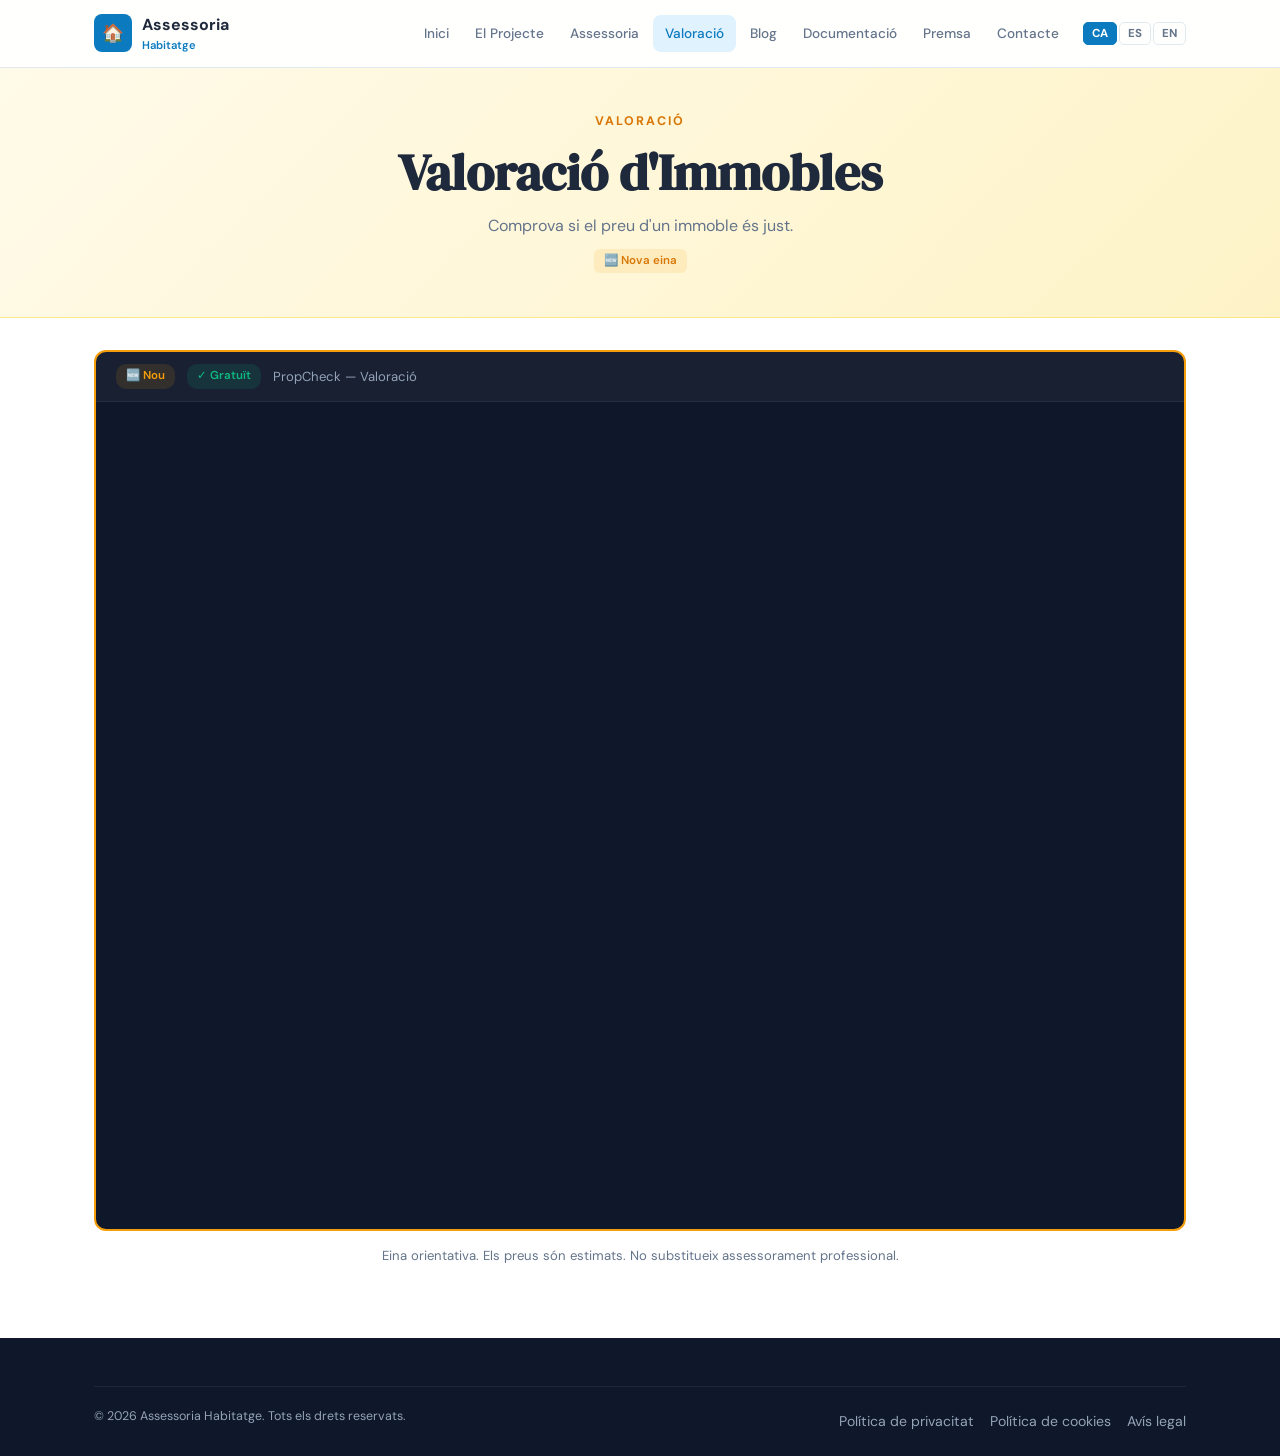
<file: propcheck.html>
<!DOCTYPE html><html lang="ca"><head><meta charset="UTF-8"><meta name="viewport" content="width=device-width,initial-scale=1.0"><title>Valoració — Assessoria d'Habitatge</title><link rel="stylesheet" href="style.css"></head><body>
<nav class="nav"><div class="nav-in"><a href="index.html" class="logo"><div class="logo-icon">🏠</div><div>Assessoria<small>Habitatge</small></div></a><div class="nav-links"><a href="index.html" data-t="nav_home">Inici</a><a href="el-projecte.html" data-t="nav_project">El Projecte</a><a href="assessoria.html" data-t="nav_assessoria">Assessoria</a><a href="propcheck.html" data-t="nav_propcheck">Valoració</a><a href="blog.html" data-t="nav_blog">Blog</a><a href="documentacio.html" data-t="nav_docs">Documentació</a><a href="premsa.html" data-t="nav_press">Premsa</a><a href="contacte.html" data-t="nav_contact">Contacte</a><div class="lang"><button data-l="ca" class="active">CA</button><button data-l="es">ES</button><button data-l="en">EN</button></div></div><button class="burger" aria-label="Menu"><span></span><span></span><span></span></button></div></nav>
<section class="ph" style="background:linear-gradient(135deg,#fffbeb,#fef3c7);border-color:#fde68a"><div class="wrap"><div class="over" style="color:var(--accent-d)" data-t="nav_propcheck">Valoració</div><h1 data-t="vt">Valoració d'Immobles</h1><p data-t="vd">Comprova si el preu d'un immoble és just.</p><span class="tag" style="margin-top:10px;background:rgba(245,158,11,.12);color:var(--accent-d)">🆕 Nova eina</span></div></section>
<section class="sec" style="padding-top:32px"><div class="wrap">
<div class="tool-box" style="border:2px solid var(--accent)"><div class="tool-bar"><span class="tbadge tbadge-new">🆕 Nou</span><span class="tbadge tbadge-free">✓ Gratuït</span><span>PropCheck — Valoració</span></div>
<iframe src="https://hugoibanezborreguero.github.io/Assessoria-d-habitatge/propcheck.html" title="PropCheck" loading="lazy" allow="clipboard-write" style="width:100%;height:820px;border:none"></iframe></div>
<p class="center" style="color:var(--txt2);font-size:.82rem;margin-top:14px" data-t="fdisc">Eina orientativa. Els preus són estimats.</p>
</div></section>
<footer class="footer"><div class="wrap"><div class="footer-bot"><span data-t="frights">© 2026 Assessoria Habitatge. Tots els drets reservats.</span><div class="footer-legal"><a href="privacitat.html" data-t="fpriv">Privacitat</a><a href="cookies.html" data-t="fcook">Cookies</a><a href="avis-legal.html" data-t="fterm">Avís legal</a></div></div></div></footer><script src="main.js"></script></body></html>
</file>
<file: style.css>
/* === ASSESSORIA HABITATGE — Design System === */
@import url('https://fonts.googleapis.com/css2?family=DM+Sans:ital,opsz,wght@0,9..40,400;0,9..40,500;0,9..40,600;0,9..40,700;1,9..40,400&family=DM+Serif+Display&display=swap');

*,*::before,*::after{box-sizing:border-box;margin:0;padding:0}
:root{
  --brand:#0c7abf;--brand-d:#085a8c;--brand-l:#e0f2fe;
  --accent:#f59e0b;--accent-d:#d97706;
  --bg:#fff;--bg2:#f8fafc;--dark:#0f172a;
  --txt:#1e293b;--txt2:#64748b;--txt-inv:#f1f5f9;
  --border:#e2e8f0;
  --r:12px;--rs:8px;
  --sh:0 4px 16px rgba(0,0,0,.08);
  --font:'DM Sans',system-ui,sans-serif;
  --serif:'DM Serif Display',Georgia,serif;
  --nav-h:68px;
}
html{scroll-behavior:smooth;scroll-padding-top:var(--nav-h)}
body{font-family:var(--font);color:var(--txt);background:var(--bg);line-height:1.6;-webkit-font-smoothing:antialiased}
img{max-width:100%;height:auto;display:block}
a{color:var(--brand);text-decoration:none;transition:color .2s}
a:hover{color:var(--brand-d)}
button{cursor:pointer;font-family:inherit}
ul,ol{list-style:none}
h1,h2,h3,h4{font-family:var(--serif);color:var(--txt);line-height:1.2}
h1{font-size:clamp(2rem,5vw,3.2rem)}
h2{font-size:clamp(1.5rem,4vw,2.2rem)}
h3{font-size:clamp(1.1rem,3vw,1.4rem)}

/* Layout */
.wrap{max-width:1140px;margin:0 auto;padding:0 24px}
.sec{padding:72px 0}
.sec-alt{background:var(--bg2)}
.sec-dark{background:var(--dark);color:var(--txt-inv)}
.grid{display:grid;gap:24px}
.g2{grid-template-columns:repeat(auto-fit,minmax(300px,1fr))}
.g3{grid-template-columns:repeat(auto-fit,minmax(260px,1fr))}
.center{text-align:center}

/* Nav */
.nav{position:fixed;top:0;left:0;right:0;z-index:1000;background:rgba(255,255,255,.95);backdrop-filter:blur(12px);border-bottom:1px solid var(--border);height:var(--nav-h)}
.nav-in{max-width:1140px;margin:0 auto;padding:0 24px;display:flex;align-items:center;justify-content:space-between;height:100%}
.logo{display:flex;align-items:center;gap:10px;color:var(--txt);font-weight:700;font-size:1rem}
.logo-icon{width:38px;height:38px;background:var(--brand);border-radius:8px;display:flex;align-items:center;justify-content:center;color:#fff;font-size:1.1rem;flex-shrink:0}
.logo small{display:block;color:var(--brand);font-size:.7em;font-family:var(--font);font-weight:600}
.nav-links{display:flex;gap:2px;align-items:center}
.nav-links a{padding:8px 12px;border-radius:var(--rs);font-size:.85rem;font-weight:500;color:var(--txt2);transition:all .2s;white-space:nowrap}
.nav-links a:hover,.nav-links a.active{color:var(--brand);background:var(--brand-l)}
.lang{display:flex;gap:2px;margin-left:10px}
.lang button{padding:3px 8px;border:1px solid var(--border);border-radius:5px;font-size:.72rem;font-weight:700;background:transparent;color:var(--txt2);transition:all .2s}
.lang button.active{background:var(--brand);color:#fff;border-color:var(--brand)}
.burger{display:none;background:none;border:none;padding:8px;flex-direction:column;gap:5px}
.burger span{display:block;width:22px;height:2px;background:var(--txt);border-radius:2px;transition:all .3s}
@media(max-width:960px){
  .burger{display:flex}
  .nav-links{position:fixed;top:var(--nav-h);left:0;right:0;bottom:0;flex-direction:column;background:var(--bg);padding:20px;gap:2px;transform:translateX(100%);transition:transform .3s;overflow-y:auto;z-index:999}
  .nav-links.open{transform:translateX(0)}
  .nav-links a{padding:14px 16px;font-size:1rem;width:100%}
  .lang{margin:12px 0 0}
}

/* Buttons */
.btn{display:inline-flex;align-items:center;gap:8px;padding:11px 24px;border-radius:var(--rs);font-weight:600;font-size:.9rem;border:2px solid transparent;transition:all .25s}
.btn-p{background:var(--brand);color:#fff}.btn-p:hover{background:var(--brand-d);color:#fff;transform:translateY(-1px);box-shadow:var(--sh)}
.btn-a{background:var(--accent);color:#fff}.btn-a:hover{background:var(--accent-d);color:#fff;transform:translateY(-1px)}
.btn-o{border-color:var(--brand);color:var(--brand);background:transparent}.btn-o:hover{background:var(--brand);color:#fff}
.btn-w{background:#fff;color:var(--brand)}.btn-w:hover{background:var(--brand-l);color:var(--brand-d)}
.btn-lg{padding:14px 32px;font-size:.95rem}

/* Cards */
.card{background:var(--bg);border-radius:var(--r);border:1px solid var(--border);padding:28px;transition:all .3s}
.card:hover{box-shadow:var(--sh);transform:translateY(-2px)}
.card-ico{width:48px;height:48px;border-radius:10px;background:var(--brand-l);color:var(--brand);display:flex;align-items:center;justify-content:center;font-size:1.3rem;margin-bottom:14px}
.card h3{margin-bottom:6px}
.card p{color:var(--txt2);font-size:.9rem}

/* Hero */
.hero{padding:calc(var(--nav-h) + 56px) 0 72px;background:linear-gradient(135deg,var(--dark) 0%,#1a2744 100%);color:var(--txt-inv);position:relative;overflow:hidden}
.hero::before{content:'';position:absolute;inset:0;background:radial-gradient(ellipse at 70% 20%,rgba(12,122,191,.2) 0%,transparent 60%),radial-gradient(ellipse at 20% 80%,rgba(245,158,11,.12) 0%,transparent 50%);pointer-events:none}
.hero-g{position:relative;z-index:1;display:grid;grid-template-columns:1fr 1fr;gap:48px;align-items:center}
.hero-badge{display:inline-block;padding:5px 14px;border-radius:16px;background:rgba(245,158,11,.12);color:var(--accent);font-size:.8rem;font-weight:600;margin-bottom:16px;border:1px solid rgba(245,158,11,.2)}
.hero h1{color:#fff;margin-bottom:14px}
.hero h1 em{color:var(--accent);font-style:normal}
.hero-desc{color:#94a3b8;font-size:1.05rem;margin-bottom:28px;max-width:500px}
.hero-btns{display:flex;gap:12px;flex-wrap:wrap}
.hero-stats{display:flex;gap:28px;margin-top:36px}
.hero-stat strong{display:block;font-size:1.5rem;color:#fff;font-family:var(--serif)}
.hero-stat span{font-size:.78rem;color:#94a3b8}
.hero-card{background:rgba(255,255,255,.04);border-radius:var(--r);border:1px solid rgba(255,255,255,.08);padding:28px;backdrop-filter:blur(8px)}
.hero-card-title{font-size:1.6rem;font-family:var(--serif);color:#fff;margin-bottom:4px}
.hero-card-sub{font-size:.85rem;color:#94a3b8;margin-bottom:20px}
.mini-grid{display:grid;grid-template-columns:1fr 1fr;gap:10px}
.mini-card{background:rgba(255,255,255,.05);padding:12px;border-radius:8px}
.mini-card small{font-size:.72rem;color:#64748b;display:block;margin-bottom:2px}
.mini-card strong{font-size:1.1rem;color:#fff}
@media(max-width:900px){
  .hero-g{grid-template-columns:1fr;text-align:center}
  .hero-desc{margin-left:auto;margin-right:auto}
  .hero-btns,.hero-stats{justify-content:center}
  .hero-card{display:none}
}

/* Section headers */
.sh{text-align:center;margin-bottom:44px}
.sh .over{text-transform:uppercase;font-size:.78rem;font-weight:700;letter-spacing:2px;color:var(--brand);margin-bottom:10px}
.sh p{color:var(--txt2);max-width:520px;margin:8px auto 0}

/* Testimonials */
.test{background:var(--bg);padding:24px;border-radius:var(--r);border:1px solid var(--border);position:relative}
.test::before{content:'\201C';position:absolute;top:-4px;left:16px;font-size:3.5rem;color:var(--brand-l);font-family:var(--serif);line-height:1}
.test p{font-style:italic;color:var(--txt2);margin-bottom:14px;position:relative;z-index:1;font-size:.92rem}
.test-name{font-weight:600;font-size:.88rem}
.test-role{font-size:.8rem;color:var(--txt2)}

/* Blog cards */
.bcard{display:flex;flex-direction:column;overflow:hidden;padding:0}
.bcard-img{height:180px;background:var(--bg2);display:flex;align-items:center;justify-content:center;font-size:2.5rem}
.bcard-body{padding:20px;flex:1;display:flex;flex-direction:column}
.bcard-body h3{font-size:1.05rem;margin-bottom:6px}
.bcard-body p{flex:1;font-size:.88rem;color:var(--txt2)}
.bcard-date{font-size:.78rem;color:var(--txt2);margin-top:10px}
.bcard-link{color:var(--brand);font-weight:600;font-size:.85rem;margin-top:6px}

/* CTA */
.cta{background:linear-gradient(135deg,var(--brand) 0%,var(--brand-d) 100%);color:#fff;text-align:center;padding:56px 0}
.cta h2{color:#fff;margin-bottom:10px}
.cta p{color:rgba(255,255,255,.8);max-width:460px;margin:0 auto 24px}

/* Footer */
.footer{background:var(--dark);color:#94a3b8;padding:48px 0 20px}
.footer-g{display:grid;grid-template-columns:2fr 1fr 1fr 1fr;gap:36px;margin-bottom:36px}
.footer-brand{max-width:260px}
.footer-brand p{font-size:.88rem;margin-top:10px}
.footer h4{color:#fff;font-size:.82rem;margin-bottom:14px;text-transform:uppercase;letter-spacing:1px}
.footer a{color:#94a3b8;font-size:.88rem;display:block;padding:3px 0}
.footer a:hover{color:#fff}
.footer-social{display:flex;gap:10px;margin-top:14px}
.footer-social a{width:34px;height:34px;border-radius:7px;background:rgba(255,255,255,.07);display:flex;align-items:center;justify-content:center;font-size:.85rem}
.footer-social a:hover{background:var(--brand);color:#fff}
.footer-bot{border-top:1px solid rgba(255,255,255,.07);padding-top:20px;display:flex;justify-content:space-between;font-size:.78rem;flex-wrap:wrap;gap:10px}
.footer-legal{display:flex;gap:16px}
@media(max-width:768px){.footer-g{grid-template-columns:1fr 1fr}.footer-bot{flex-direction:column;text-align:center}}
@media(max-width:500px){.footer-g{grid-template-columns:1fr}}

/* Page header */
.ph{padding:calc(var(--nav-h) + 44px) 0 44px;background:var(--bg2);text-align:center;border-bottom:1px solid var(--border)}
.ph .over{text-transform:uppercase;font-size:.78rem;font-weight:700;letter-spacing:2px;color:var(--brand);margin-bottom:10px}
.ph p{color:var(--txt2);max-width:520px;margin:10px auto 0}

/* Tool embed */
.tool-box{background:var(--dark);border-radius:var(--r);overflow:hidden}
.tool-bar{display:flex;gap:12px;align-items:center;padding:12px 20px;background:rgba(255,255,255,.04);border-bottom:1px solid rgba(255,255,255,.06);color:#94a3b8;font-size:.82rem}
.tbadge{padding:3px 10px;border-radius:10px;font-size:.72rem;font-weight:600}
.tbadge-free{background:rgba(16,185,129,.12);color:#10b981}
.tbadge-new{background:rgba(245,158,11,.12);color:var(--accent)}
.tool-box iframe{width:100%;height:820px;border:none}

/* Contact */
.contact-g{display:grid;grid-template-columns:1fr 1.2fr;gap:44px}
.ci{display:flex;gap:14px;margin-bottom:20px}
.ci-ico{width:42px;height:42px;border-radius:9px;background:var(--brand-l);color:var(--brand);display:flex;align-items:center;justify-content:center;flex-shrink:0}
.form input,.form textarea,.form select{width:100%;padding:11px 14px;border:1px solid var(--border);border-radius:var(--rs);font-family:inherit;font-size:.92rem;transition:border .2s}
.form input:focus,.form textarea:focus{outline:none;border-color:var(--brand);box-shadow:0 0 0 3px rgba(12,122,191,.08)}
.form label{display:block;font-weight:600;font-size:.88rem;margin-bottom:5px}
.fg{margin-bottom:18px}
@media(max-width:768px){.contact-g{grid-template-columns:1fr}}

/* Doc cards */
.dcard{display:flex;gap:18px;align-items:flex-start;padding:24px}
.dcard-ico{width:52px;height:52px;border-radius:11px;flex-shrink:0;background:var(--brand-l);color:var(--brand);display:flex;align-items:center;justify-content:center;font-size:1.3rem}
.dcard h3{font-size:1.05rem;margin-bottom:4px}
.dcard p{font-size:.86rem;color:var(--txt2);margin-bottom:6px}

/* Press */
.pcard{text-align:center;padding:24px}
.pcard-img{height:140px;background:var(--bg2);border-radius:var(--rs);margin-bottom:14px;display:flex;align-items:center;justify-content:center;font-size:2rem}
.pcard h3{font-size:.95rem;margin-bottom:5px}
.pcard p{font-size:.84rem;color:var(--txt2)}

/* Cookie */
.ck-banner{position:fixed;bottom:0;left:0;right:0;z-index:9999;background:var(--dark);color:#94a3b8;padding:14px 20px;display:flex;align-items:center;justify-content:space-between;gap:14px;font-size:.85rem;transform:translateY(100%);transition:transform .4s}
.ck-banner.visible{transform:translateY(0)}
.ck-banner a{color:var(--accent)}
.ck-btns{display:flex;gap:8px;flex-shrink:0}
@media(max-width:600px){.ck-banner{flex-direction:column;text-align:center}}

/* Animations */
@keyframes fadeUp{from{opacity:0;transform:translateY(16px)}to{opacity:1;transform:translateY(0)}}
.anim{opacity:0;transform:translateY(16px);transition:all .5s ease}
.anim.visible{opacity:1;transform:translateY(0)}

/* Tag */
.tag{display:inline-block;padding:3px 10px;border-radius:6px;font-size:.72rem;font-weight:600;background:var(--brand-l);color:var(--brand)}
</file>
